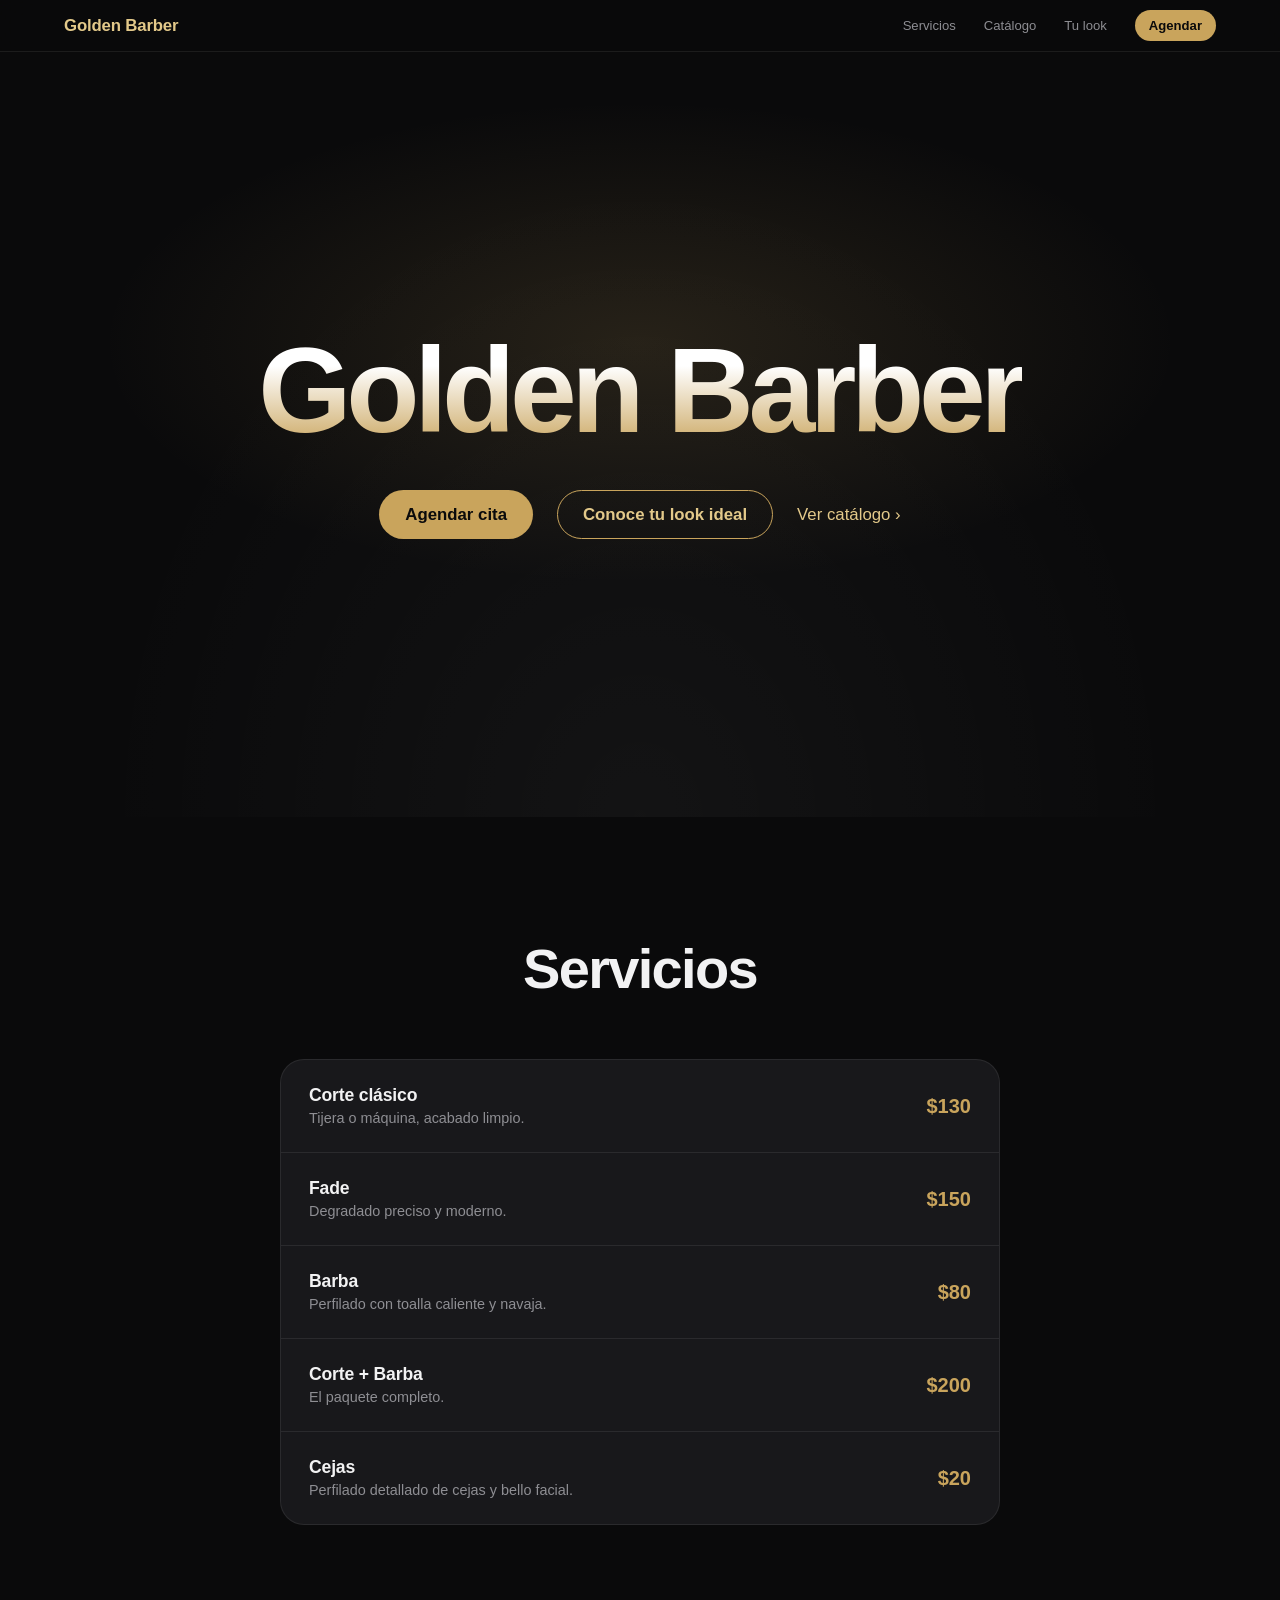
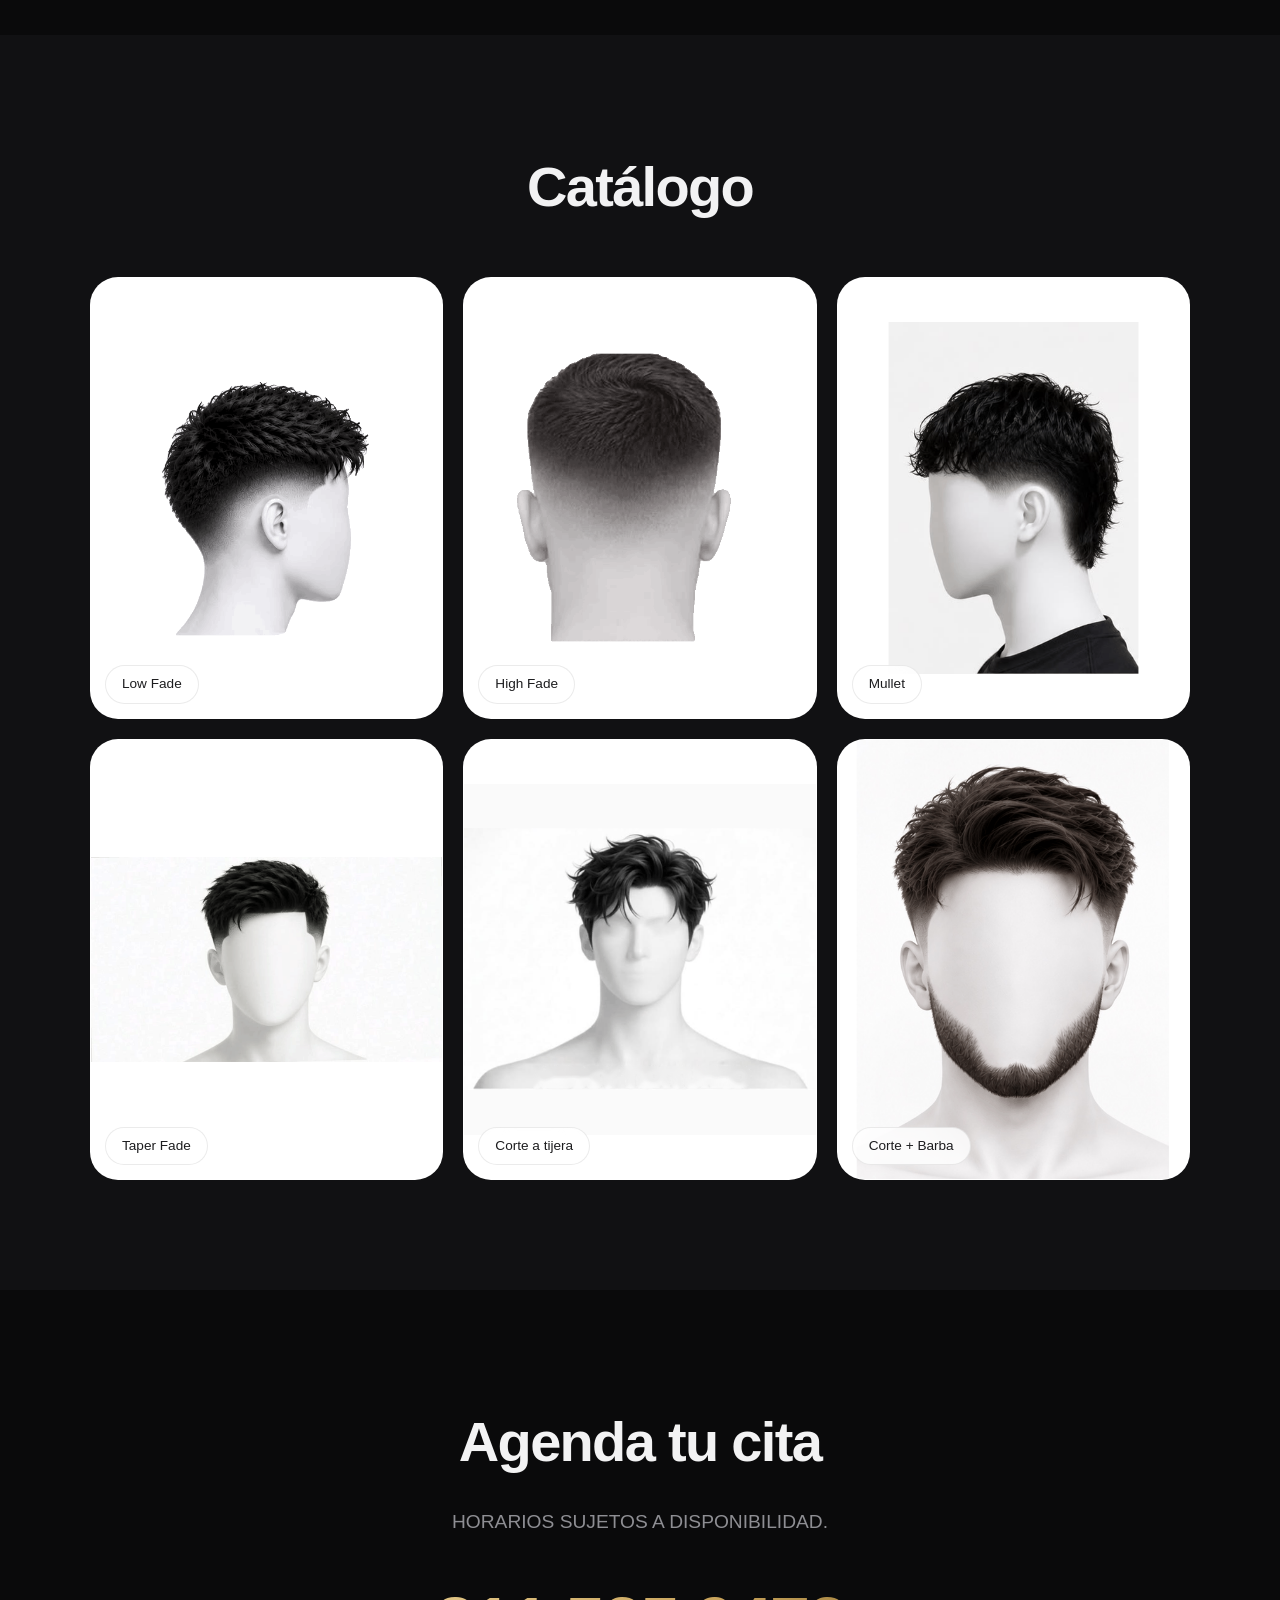
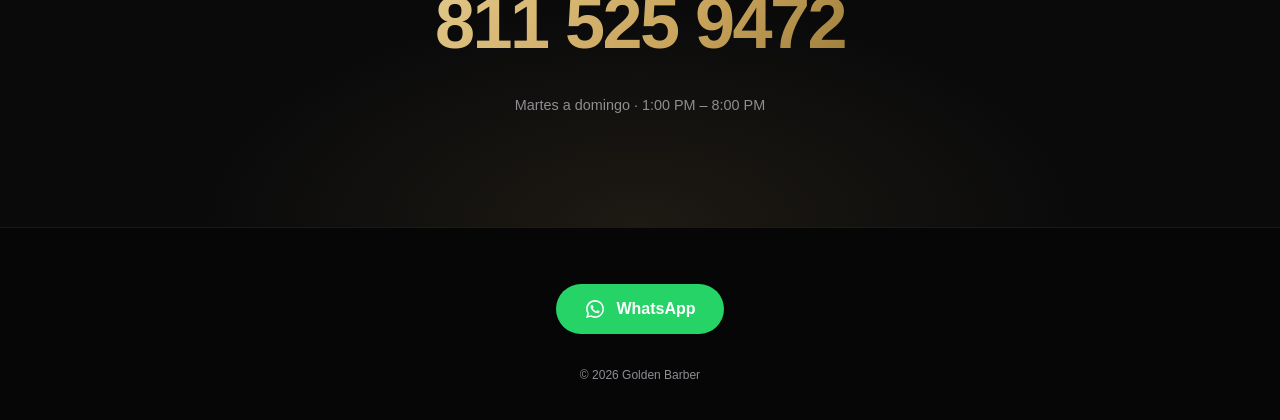
<file: clientesgolden/index.html>
<!DOCTYPE html>
<html lang="es">
<head>
  <meta charset="UTF-8">
  <meta name="viewport" content="width=device-width, initial-scale=1">
  <title>Golden Barber</title>
  <meta name="description" content="Golden Barber. Cortes, fade y barba. Agenda tu cita.">
  <link rel="stylesheet" href="style.css">
</head>
<body>

  <!-- BARRA SUPERIOR -->
  <header class="nav">
    <a href="#inicio" class="brand">Golden Barber</a>
    <nav>
      <a href="#servicios">Servicios</a>
      <a href="#catalogo">Catálogo</a>
      <a href="encuesta.html" target="_blank" rel="noopener">Tu look</a>
      <a href="#cita" class="pill-small">Agendar</a>
    </nav>
  </header>

  <!-- INICIO -->
  <section class="hero" id="inicio">
    <h1>Golden Barber</h1>
    <div class="hero-actions">
      <a href="#cita" class="btn">Agendar cita</a>
      <a href="encuesta.html" target="_blank" rel="noopener" class="btn btn-outline">Conoce tu look ideal</a>
      <a href="#catalogo" class="link">Ver catálogo <span>›</span></a>
    </div>
  </section>

  <!-- SERVICIOS -->
  <section class="section" id="servicios">
    <h2>Servicios</h2>

    <!-- Cambia los precios por los tuyos -->
    <div class="list">
      <div class="row">
        <div>
          <h3>Corte clásico</h3>
          <p>Tijera o máquina, acabado limpio.</p>
        </div>
        <span class="price">$130</span>
      </div>
      <div class="row">
        <div>
          <h3>Fade</h3>
          <p>Degradado preciso y moderno.</p>
        </div>
        <span class="price">$150</span>
      </div>
      <div class="row">
        <div>
          <h3>Barba</h3>
          <p>Perfilado con toalla caliente y navaja.</p>
        </div>
        <span class="price">$80</span>
      </div>
      <div class="row">
        <div>
          <h3>Corte + Barba</h3>
          <p>El paquete completo.</p>
        </div>
        <span class="price">$200</span>
      </div>
      <div class="row">
        <div>
          <h3>Cejas</h3>
          <p>Perfilado detallado de cejas y bello facial.</p>
        </div>
        <span class="price">$20</span>
      </div>
    </div>
  </section>

  <!-- CATÁLOGO -->
  <section class="section gray" id="catalogo">
    <h2>Catálogo</h2>

    <!--
      CÓMO SUBIR TUS GIFS:
      1) Crea una carpeta "gifs" junto a index.html
      2) Guarda ahí corte1.gif, corte2.gif, etc.
      3) Para agregar más, copia un bloque <figure> completo y cambia el archivo y el texto.
      4) Todas las tarjetas tienen fondo blanco automáticamente.
    -->
    <div class="gallery">
      <figure class="tile">
        <img src="gifs/corte1.gif" alt="Low fade" loading="lazy">
        <figcaption>Low Fade</figcaption>
      </figure>
      <figure class="tile">
        <img src="gifs/corte2.gif" alt="High fade" loading="lazy">
        <figcaption>High Fade</figcaption>
      </figure>
      <figure class="tile">
        <img src="gifs/corte3.gif" alt="Mullet" loading="lazy">
        <figcaption>Mullet</figcaption>
      </figure>
      <figure class="tile">
        <img src="gifs/corte4.gif" alt="Taper fade" loading="lazy">
        <figcaption>Taper Fade</figcaption>
      </figure>
      <figure class="tile">
        <img src="gifs/corte5.gif" alt="Corte a tijera" loading="lazy">
        <figcaption>Corte a tijera</figcaption>
      </figure>
      <figure class="tile">
        <img src="gifs/corte6.gif" alt="Corte y barba" loading="lazy">
        <figcaption>Corte + Barba</figcaption>
      </figure>
    </div>
  </section>

  <!-- AGENDAR -->
  <section class="section" id="cita">
    <h2>Agenda tu cita</h2>
    <p class="lead">HORARIOS SUJETOS A DISPONIBILIDAD.</p>
    <a href="tel:+528115259472" class="phone">811 525 9472</a>
    <p class="note">Martes a domingo · 1:00 PM – 8:00 PM</p>
  </section>

  <!-- PIE DE PÁGINA -->
  <footer class="footer">
    <a href="https://wa.me/528115259472?text=Hola%20Golden%20Barber%2C%20quiero%20agendar%20una%20cita" class="whatsapp" target="_blank" rel="noopener">
      <svg viewBox="0 0 32 32" width="22" height="22" fill="currentColor" aria-hidden="true">
        <path d="M16.04 3C8.84 3 3 8.84 3 16.03c0 2.3.6 4.55 1.75 6.53L3 29l6.62-1.72a13 13 0 0 0 6.42 1.64h.01C23.23 28.92 29 23.08 29 15.9 29 8.84 23.2 3 16.04 3zm0 23.7h-.01a10.7 10.7 0 0 1-5.45-1.49l-.39-.23-3.93 1.02 1.05-3.83-.25-.4a10.67 10.67 0 0 1-1.63-5.7c0-5.9 4.8-10.7 10.72-10.7 2.86 0 5.55 1.12 7.57 3.14a10.6 10.6 0 0 1 3.13 7.57c0 5.9-4.8 10.62-10.81 10.62zm5.87-8c-.32-.16-1.9-.94-2.2-1.05-.3-.11-.51-.16-.73.16-.21.32-.83 1.05-1.02 1.26-.19.21-.37.24-.7.08-.32-.16-1.36-.5-2.59-1.6-.96-.85-1.6-1.9-1.79-2.22-.19-.32-.02-.5.14-.66.14-.14.32-.37.48-.56.16-.19.21-.32.32-.54.11-.21.05-.4-.03-.56-.08-.16-.73-1.76-1-2.4-.26-.63-.53-.54-.73-.55h-.62c-.21 0-.56.08-.85.4-.29.32-1.12 1.1-1.12 2.68s1.15 3.1 1.31 3.32c.16.21 2.26 3.45 5.48 4.84.77.33 1.37.53 1.83.68.77.24 1.47.21 2.02.13.62-.09 1.9-.78 2.17-1.53.27-.75.27-1.4.19-1.53-.08-.13-.29-.21-.62-.37z"/>
      </svg>
      WhatsApp
    </a>
    <p class="copy">© 2026 Golden Barber</p>
  </footer>

</body>
</html>
</file>
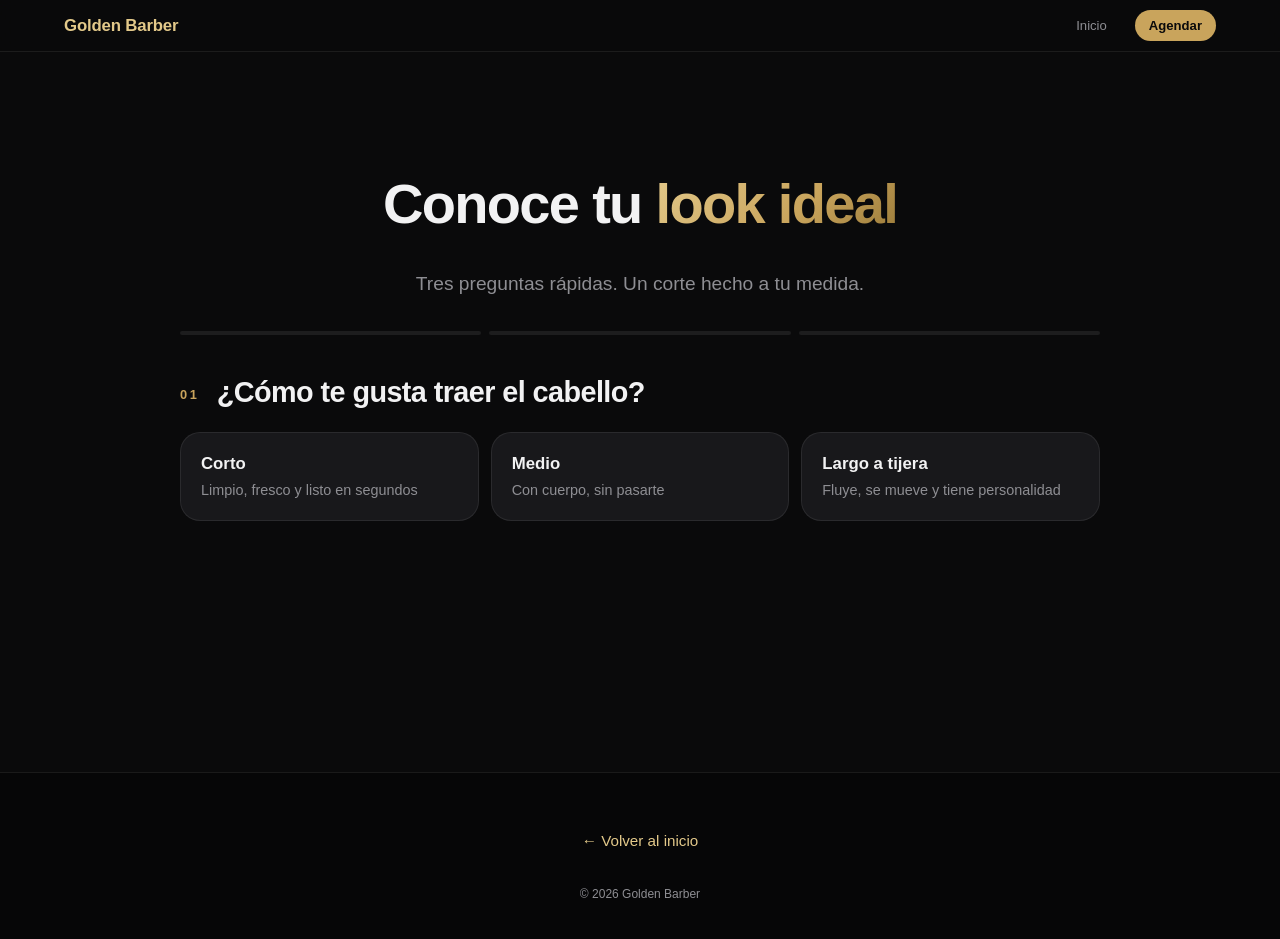
<file: clientesgolden/encuesta.html>
<!DOCTYPE html>
<html lang="es">
<head>
  <meta charset="UTF-8">
  <meta name="viewport" content="width=device-width, initial-scale=1">
  <title>Conoce tu look ideal | Golden Barber</title>
  <meta name="description" content="Responde tres preguntas y descubre el corte que va contigo.">
  <link rel="stylesheet" href="style.css">

  <style>
    /* Ajustes de la encuesta (funcionan aunque style.css esté desactualizado) */
    [hidden] { display: none !important; }

    button.btn, button.reiniciar, .otra { font-family: inherit; cursor: pointer; }
    button.btn { border: 0; }
    button.reiniciar { background: none; }

    .quiz:has([name="estilo"]:checked) .final { display: block; }

    .otra {
      align-self: flex-start;
      padding: 8px 18px;
      background: none;
      border: 1px solid var(--line);
      border-radius: 980px;
      font-size: .82rem;
      color: var(--muted);
      transition: color .2s, border-color .2s;
    }
    .otra:hover { color: var(--text); border-color: var(--accent); }

    .aviso { margin-top: 14px; font-size: .9rem; color: var(--accent-light); }

    /* Resultado: foto completa y más grande */
    .quiz { max-width: 920px; }

    .resultado.visible { display: grid; }
    .resultado { grid-template-columns: 1.2fr 1fr; }

    .resultado .foto {
      position: relative;
      display: flex;
      align-items: center;
      justify-content: center;
      height: auto;
      min-height: 280px;
      padding: 0;
      background: #0d0d0f;
    }

    .resultado .foto img {
      position: static;
      display: block;
      width: 100%;
      height: auto;
      max-height: 85vh;
      min-height: 0;
      object-fit: contain;
    }

    .resultado .foto span { padding: 20px; }

    @media (max-width: 700px) {
      .resultado { grid-template-columns: 1fr; }
      .resultado .foto { min-height: 0; }
    }
  </style>
</head>
<body>

  <!-- BARRA SUPERIOR -->
  <header class="nav">
    <a href="index.html" class="brand">Golden Barber</a>
    <nav>
      <a href="index.html">Inicio</a>
      <a href="index.html#cita" class="pill-small">Agendar</a>
    </nav>
  </header>

  <!-- ENCUESTA -->
  <section class="section encuesta">
    <h2>Conoce tu <span class="dorado">look ideal</span></h2>
    <p class="lead">Tres preguntas rápidas. Un corte hecho a tu medida.</p>

    <div class="quiz">
      <div class="progreso" aria-hidden="true"><i></i><i></i><i></i></div>

      <!-- PASO 1 -->
      <fieldset class="paso p1">
        <legend><small>01</small> ¿Cómo te gusta traer el cabello?</legend>
        <div class="opciones">
          <label class="op"><input type="radio" name="largo" value="corto"><span><b>Corto</b>Limpio, fresco y listo en segundos</span></label>
          <label class="op"><input type="radio" name="largo" value="medio"><span><b>Medio</b>Con cuerpo, sin pasarte</span></label>
          <label class="op"><input type="radio" name="largo" value="largo"><span><b>Largo a tijera</b>Fluye, se mueve y tiene personalidad</span></label>
        </div>
      </fieldset>

      <!-- PASO 2 -->
      <fieldset class="paso p2">
        <legend><small>02</small> ¿Cómo es tu cabello por naturaleza?</legend>
        <div class="opciones">
          <label class="op"><input type="radio" name="textura" value="liso"><span><b>Liso</b>Cae recto y obediente</span></label>
          <label class="op"><input type="radio" name="textura" value="ondulado"><span><b>Ondulado</b>Ondas con carácter</span></label>
          <label class="op"><input type="radio" name="textura" value="chino"><span><b>Chino</b>Rizos con volumen</span></label>
        </div>
      </fieldset>

      <!-- PASO 3 -->
      <fieldset class="paso p3">
        <legend><small>03</small> ¿Cómo lo llevas en tu día a día?</legend>
        <div class="opciones">
          <label class="op"><input type="radio" name="estilo" value="peinado"><span><b>Peinado</b>Arreglado y con intención</span></label>
          <label class="op"><input type="radio" name="estilo" value="despeinado"><span><b>Despeinado</b>Natural, sin complicaciones</span></label>
        </div>
      </fieldset>

      <!-- BOTÓN FINAL (aparece al responder las 3 preguntas) -->
      <div class="final">
        <button type="button" class="btn" id="btn-ver">Ver mi look ideal</button>
        <p class="aviso" id="aviso" role="alert" hidden>Responde las tres preguntas para ver tu look ideal.</p>
      </div>

      <!-- RESULTADO: lo llena el script de abajo -->
      <article class="resultado" id="resultado" aria-live="polite">
        <div class="foto">
          <img id="res-img" alt="" hidden>
          <span id="res-msg" hidden></span>
        </div>
        <div class="info">
          <p class="etiqueta">Este es tu look ideal</p>
          <h3 id="res-nombre">Tu corte ideal</h3>
          <p id="res-desc"></p>
          <p>Es el corte que va contigo. Agendemos tu cita y te lo hacemos.</p>
          <a class="btn" id="res-wa" href="https://wa.me/528115259472" target="_blank" rel="noopener">Agendar este corte</a>
          <button type="button" class="otra" id="btn-otra" hidden>↻ Ver otra foto de este look</button>
        </div>
      </article>

      <button type="button" class="reiniciar" id="btn-reiniciar">↺ Volver a empezar</button>
    </div>
  </section>

  <!-- PIE DE PÁGINA -->
  <footer class="footer">
    <a href="index.html" class="volver">← Volver al inicio</a>
    <p class="copy">© 2026 Golden Barber</p>
  </footer>

  <script>
  (function () {
    "use strict";

    /* ============================================================
       AJUSTES
       ============================================================ */
    const DEPURAR = false;  // true = muestra mensajes técnicos si una foto no carga
    const WHATSAPP = "528115259472";

    // Carpeta de tus fotos. Debe estar junto a encuesta.html.
    const CARPETAS = ["tu corte ideal es/"];

    // Extensiones que se prueban, ya que no sabemos cuál tiene cada foto.
    const EXTENSIONES = [".jpg", ".jpeg", ".png", ".webp", ".gif", ".JPG", ".JPEG", ".PNG"];

    /* ============================================================
       LISTA DE LOOKS (aquí cambias las recomendaciones)
       Clave = largo-textura-estilo
       fotos: nombres de archivo SIN la extensión
       prestada: true = esa combinación no tiene foto propia y usa
                 la más cercana. Quita la marca cuando tengas la foto.
       nombre y descripcion son opcionales: si faltan, se arman con las respuestas.
       ============================================================ */
    const LOOKS = {
      /* ---------- CORTO ---------- */
      "corto-liso-peinado": {
        fotos: ["corto liso peinado", "corto liso peinado 17"]
      },
      "corto-liso-despeinado": {
        fotos: ["corto liso despeinado", "corto liso despeinado 10", "corto liso despeinado 18", "corto liso despeinado2"]
      },
      "corto-ondulado-peinado": {
        fotos: ["corto ondulado peinado"]
      },
      "corto-ondulado-despeinado": {      // PRESTADA: mismo largo y textura, otro estilo
        prestada: true,
        fotos: ["corto ondulado peinado"]
      },
      "corto-chino-peinado": {            // PRESTADA: no hay corto chino; se usa el medio chino
        prestada: true,
        fotos: ["medio chino peinado"]
      },
      "corto-chino-despeinado": {         // PRESTADA: no hay corto chino; se usa el medio chino
        prestada: true,
        fotos: ["medio chino peinado"]
      },

      /* ---------- MEDIO ---------- */
      "medio-liso-peinado": {
        fotos: ["medio liso peinado", "medio liso peinado 13", "medio liso peinado 17"]
      },
      "medio-liso-despeinado": {
        fotos: ["medio liso despeinado", "medio liso despeinado 11", "medio liso despeinado 19"]
      },
      "medio-ondulado-peinado": {
        fotos: ["medio ondulado peinado"]
      },
      "medio-ondulado-despeinado": {
        fotos: ["medio ondulado despeinado", "medio ondulado despeinado 3", "medio ondulado despeinado 12", "medio ondulado despeinado 15", "medio ondulado despeinado 16"]
      },
      "medio-chino-peinado": {
        fotos: ["medio chino peinado"]
      },
      "medio-chino-despeinado": {         // PRESTADA: mismo largo y textura, otro estilo
        prestada: true,
        fotos: ["medio chino peinado"]
      },

      /* ---------- LARGO A TIJERA ---------- */
      "largo-liso-peinado": {
        fotos: ["a tijera liso peinado"]
      },
      "largo-liso-despeinado": {
        fotos: ["a tijera liso despeinado"]
      },
      "largo-ondulado-peinado": {
        fotos: ["a tijera ondulado peinado", "largo ondulado peinado 18"]
      },
      "largo-ondulado-despeinado": {
        fotos: ["largo a tijera ondulado despeinado"]
      },
      "largo-chino-peinado": {
        fotos: ["a tijera chino peinado"]
      },
      "largo-chino-despeinado": {
        fotos: ["a tijera chino despeinado"]
      }
    };

    const TEXTO = {
      corto: "corto", medio: "medio", largo: "largo a tijera",
      liso: "liso", ondulado: "ondulado", chino: "chino",
      peinado: "peinado", despeinado: "despeinado"
    };

    /* ============================================================
       ELEMENTOS DE LA PÁGINA
       ============================================================ */
    const $ = function (id) { return document.getElementById(id); };
    const quiz = document.querySelector(".quiz");
    const btnVer = $("btn-ver");
    const btnOtra = $("btn-otra");
    const btnReiniciar = $("btn-reiniciar");
    const aviso = $("aviso");
    const resultado = $("resultado");
    const resImg = $("res-img");
    const resMsg = $("res-msg");
    const resNombre = $("res-nombre");
    const resDesc = $("res-desc");
    const resWa = $("res-wa");

    let fotosActuales = [];
    let indice = 0;
    let peticion = 0;   // evita mezclar fotos si se pulsa muy rápido

    /* ============================================================
       FUNCIONES
       ============================================================ */
    function respuesta(nombre) {
      const marcada = document.querySelector('input[name="' + nombre + '"]:checked');
      return marcada ? marcada.value : null;
    }

    function mostrarTarjeta() {
      resultado.classList.add("visible");
      resultado.style.display = "grid";
    }

    function ocultarTarjeta() {
      resultado.classList.remove("visible");
      resultado.style.display = "none";
    }

    // Prueba el nombre tal cual, en minúsculas y con la primera letra en mayúscula
    function variantes(base) {
      const lista = [
        base,
        base.toLowerCase(),
        base.charAt(0).toUpperCase() + base.slice(1).toLowerCase()
      ];
      return lista.filter(function (v, i) { return lista.indexOf(v) === i; });
    }

    // Prueba cada carpeta, variante de nombre y extensión hasta encontrar la foto
    function cargarFoto(base, alCargar, alFallar) {
      const intentos = [];
      CARPETAS.forEach(function (carpeta) {
        variantes(base).forEach(function (nombre) {
          EXTENSIONES.forEach(function (ext) {
            intentos.push(encodeURI(carpeta + nombre + ext));
          });
        });
      });
      let i = 0;
      function probar() {
        if (i >= intentos.length) { alFallar(); return; }
        const ruta = intentos[i++];
        const prueba = new Image();
        prueba.onload = function () { alCargar(ruta); };
        prueba.onerror = probar;
        prueba.src = ruta;
      }
      probar();
    }

    function mostrarMensaje(texto) {
      resImg.hidden = true;
      resMsg.textContent = texto;
      resMsg.hidden = false;
    }

    function mostrarFoto(nombreCorte) {
      const base = fotosActuales[indice];
      const miPeticion = ++peticion;
      cargarFoto(
        base,
        function (ruta) {
          if (miPeticion !== peticion) return;
          resImg.src = ruta;
          resImg.alt = nombreCorte;
          resImg.hidden = false;
          resMsg.hidden = true;
        },
        function () {
          if (miPeticion !== peticion) return;
          if (DEPURAR) {
            mostrarMensaje("No se encontró la foto «" + base + "» en la carpeta «" + CARPETAS[0] +
              "». Revisa que la carpeta esté junto a encuesta.html y que el nombre coincida.");
          } else {
            mostrarMensaje("No pudimos cargar la foto de este look. Escríbenos y te mostramos opciones.");
          }
        }
      );
    }

    function verResultado() {
      const largo = respuesta("largo");
      const textura = respuesta("textura");
      const estilo = respuesta("estilo");

      if (!largo || !textura || !estilo) {
        aviso.hidden = false;
        return;
      }
      aviso.hidden = true;

      const clave = largo + "-" + textura + "-" + estilo;
      const look = LOOKS[clave] || { fotos: [] };

      const nombre = look.nombre ||
        "Look " + TEXTO[largo] + " · " + TEXTO[textura] + " · " + TEXTO[estilo];
      const descripcion = look.descripcion ||
        "Una recomendación pensada para tu cabello " + TEXTO[largo] + ", " +
        TEXTO[textura] + " y " + TEXTO[estilo] + ".";

      resNombre.textContent = nombre;
      resDesc.textContent = descripcion;

      const mensaje = "Hola Golden Barber, hice la encuesta y mi look ideal es: " +
        nombre + ". Quiero agendar una cita.";
      resWa.href = "https://wa.me/" + WHATSAPP + "?text=" + encodeURIComponent(mensaje);

      fotosActuales = look.fotos;
      if (fotosActuales.length === 0) {
        mostrarMensaje("Todavía estamos preparando la foto de este look. Agenda tu cita y lo diseñamos juntos.");
        btnOtra.hidden = true;
      } else {
        indice = Math.floor(Math.random() * fotosActuales.length);
        mostrarFoto(nombre);
        btnOtra.hidden = fotosActuales.length < 2;
      }

      mostrarTarjeta();
      resultado.scrollIntoView({ behavior: "smooth", block: "start" });
    }

    function otraFoto() {
      if (fotosActuales.length < 2) return;
      indice = (indice + 1) % fotosActuales.length;
      mostrarFoto(resNombre.textContent);
    }

    function reiniciar() {
      quiz.querySelectorAll('input[type="radio"]').forEach(function (r) { r.checked = false; });
      ocultarTarjeta();
      aviso.hidden = true;
      peticion++;
      window.scrollTo({ top: 0, behavior: "smooth" });
    }

    /* ============================================================
       EVENTOS
       ============================================================ */
    btnVer.addEventListener("click", verResultado);
    btnOtra.addEventListener("click", otraFoto);
    btnReiniciar.addEventListener("click", reiniciar);

    // Si cambia una respuesta, el resultado anterior se oculta
    quiz.addEventListener("change", function () {
      ocultarTarjeta();
      aviso.hidden = true;
    });
  })();
  </script>
</body>
</html>
</file>
<file: clientesgolden/style.css>
/* ========== VARIABLES ========== */
:root {
  --bg: #0a0a0b;
  --bg-alt: #111113;
  --card: #18181b;
  --footer: #060607;
  --text: #f2f2f3;
  --muted: #8e8e93;
  --line: rgba(255, 255, 255, .08);
  --accent: #c9a45c;
  --accent-light: #e3c98a;
  --accent-dark: #9c7c3a;
  --nav-bg: rgba(10, 10, 11, .72);
}

/* ========== BASE ========== */
* { margin: 0; padding: 0; box-sizing: border-box; }

html {
  scroll-behavior: smooth;
  scroll-padding-top: 70px;
  background: var(--bg);
  color-scheme: dark;
}

body {
  font-family: -apple-system, BlinkMacSystemFont, "SF Pro Display", "SF Pro Text", "Helvetica Neue", "Segoe UI", Arial, sans-serif;
  background: var(--bg);
  color: var(--text);
  line-height: 1.5;
  -webkit-font-smoothing: antialiased;
  overflow-x: hidden;
}

a { color: inherit; text-decoration: none; }

a:focus-visible {
  outline: 2px solid var(--accent);
  outline-offset: 4px;
  border-radius: 8px;
}

@keyframes fade {
  from { opacity: 0; transform: translateY(16px); }
  to { opacity: 1; transform: none; }
}

.dorado {
  background: linear-gradient(135deg, var(--accent-light), var(--accent) 60%, var(--accent-dark));
  -webkit-background-clip: text;
  background-clip: text;
  -webkit-text-fill-color: transparent;
  color: transparent;
}

/* ========== NAV ========== */
.nav {
  position: sticky;
  top: 0;
  z-index: 50;
  display: flex;
  justify-content: space-between;
  align-items: center;
  height: 52px;
  padding: 0 max(5%, 20px);
  background: var(--nav-bg);
  -webkit-backdrop-filter: saturate(180%) blur(20px);
  backdrop-filter: saturate(180%) blur(20px);
  border-bottom: 1px solid var(--line);
}

.brand {
  font-weight: 600;
  font-size: 1.05rem;
  letter-spacing: -.01em;
  color: var(--accent-light);
}

.nav nav { display: flex; align-items: center; gap: 28px; }
.nav nav a { font-size: .82rem; color: var(--muted); transition: color .2s; }
.nav nav a:hover { color: var(--text); }

.nav nav .pill-small {
  background: var(--accent);
  color: #0a0a0b;
  padding: 6px 14px;
  border-radius: 980px;
  font-weight: 600;
}
.nav nav .pill-small:hover { background: var(--accent-light); color: #0a0a0b; }

/* ========== HERO ========== */
.hero {
  min-height: 85vh;
  display: flex;
  flex-direction: column;
  align-items: center;
  justify-content: center;
  text-align: center;
  padding: 80px 20px;
  background:
    radial-gradient(ellipse 60% 45% at 50% 38%, rgba(201, 164, 92, .14), transparent 70%),
    radial-gradient(ellipse at 50% 100%, rgba(255, 255, 255, .04), transparent 60%),
    var(--bg);
  animation: fade 1s ease both;
}

.hero h1 {
  font-size: clamp(3rem, 11vw, 7.5rem);
  font-weight: 700;
  letter-spacing: -.045em;
  line-height: 1;
  background: linear-gradient(180deg, #ffffff 30%, var(--accent) 100%);
  -webkit-background-clip: text;
  background-clip: text;
  -webkit-text-fill-color: transparent;
  color: transparent;
}

.hero-actions {
  margin-top: 40px;
  display: flex;
  align-items: center;
  justify-content: center;
  flex-wrap: wrap;
  gap: 16px 24px;
}

.btn {
  display: inline-block;
  background: var(--accent);
  color: #0a0a0b;
  font-weight: 600;
  font-size: 1.05rem;
  padding: 12px 26px;
  border-radius: 980px;
  transition: background .2s, transform .2s, box-shadow .2s;
}
.btn:hover {
  background: var(--accent-light);
  transform: scale(1.03);
  box-shadow: 0 8px 30px rgba(201, 164, 92, .28);
}

.btn-outline {
  background: transparent;
  color: var(--accent-light);
  border: 1px solid var(--accent);
  padding: 11px 25px;
}
.btn-outline:hover {
  background: rgba(201, 164, 92, .12);
  color: var(--accent-light);
  box-shadow: none;
}

.link { color: var(--accent-light); font-size: 1.05rem; }
.link span { display: inline-block; transition: transform .2s; }
.link:hover span { transform: translateX(4px); }

/* ========== SECCIONES ========== */
.section {
  padding: 110px max(6%, 20px);
  text-align: center;
}
.section.gray { background: var(--bg-alt); }

.section h2 {
  font-size: clamp(2rem, 5vw, 3.5rem);
  font-weight: 700;
  letter-spacing: -.03em;
  margin-bottom: 48px;
}

.lead { color: var(--muted); font-size: 1.2rem; margin: -24px 0 32px; }

/* ========== SERVICIOS ========== */
.list {
  max-width: 720px;
  margin: 0 auto;
  background: var(--card);
  border: 1px solid var(--line);
  border-radius: 24px;
  overflow: hidden;
  text-align: left;
}

.row {
  display: flex;
  justify-content: space-between;
  align-items: center;
  gap: 20px;
  padding: 22px 28px;
  transition: background .2s;
}
.row + .row { border-top: 1px solid var(--line); }
.row:hover { background: rgba(255, 255, 255, .04); }

.row h3 { font-size: 1.1rem; font-weight: 600; letter-spacing: -.01em; }
.row p { font-size: .9rem; color: var(--muted); }
.price { font-size: 1.25rem; font-weight: 600; color: var(--accent); white-space: nowrap; }

/* ========== CATÁLOGO / GIFS (todas las tarjetas con fondo blanco) ========== */
.gallery {
  max-width: 1100px;
  margin: 0 auto;
  display: grid;
  grid-template-columns: repeat(auto-fill, minmax(280px, 1fr));
  gap: 20px;
}

.tile {
  position: relative;
  aspect-ratio: 4 / 5;
  border-radius: 28px;
  overflow: hidden;
  background: #ffffff;
  border: 1px solid rgba(255, 255, 255, .9);
  transition: transform .4s cubic-bezier(.2, .8, .2, 1), box-shadow .4s, border-color .4s;
}
.tile:hover {
  transform: scale(1.02);
  border-color: rgba(201, 164, 92, .7);
  box-shadow: 0 24px 60px rgba(201, 164, 92, .18);
}

.tile img {
  position: absolute;
  inset: 0;
  width: 100%;
  height: 100%;
  object-fit: contain; /* muestra el gif completo sobre el blanco; cambia a "cover" para que llene toda la tarjeta */
  font-size: .8rem;
  color: #6e6e73;
}

.tile figcaption {
  position: absolute;
  left: 14px;
  bottom: 14px;
  padding: 8px 16px;
  font-size: .85rem;
  font-weight: 500;
  color: #1d1d1f;
  background: rgba(255, 255, 255, .8);
  border: 1px solid rgba(0, 0, 0, .08);
  -webkit-backdrop-filter: blur(16px);
  backdrop-filter: blur(16px);
  border-radius: 980px;
}

/* ========== CITA ========== */
#cita {
  background:
    radial-gradient(ellipse 50% 60% at 50% 100%, rgba(201, 164, 92, .1), transparent 70%),
    var(--bg);
}

.phone {
  display: inline-block;
  font-size: clamp(2.2rem, 8vw, 4.5rem);
  font-weight: 700;
  letter-spacing: -.035em;
  background: linear-gradient(135deg, var(--accent-light), var(--accent) 60%, var(--accent-dark));
  -webkit-background-clip: text;
  background-clip: text;
  -webkit-text-fill-color: transparent;
  color: transparent;
  transition: opacity .2s, transform .3s;
}
.phone:hover { opacity: .85; transform: scale(1.03); }

.note { margin-top: 18px; font-size: .9rem; color: var(--muted); }

/* ========== PIE DE PÁGINA ========== */
.footer {
  background: var(--footer);
  text-align: center;
  padding: 56px 20px 36px;
  border-top: 1px solid var(--line);
}

.whatsapp {
  display: inline-flex;
  align-items: center;
  gap: 10px;
  background: #25d366;
  color: #fff;
  font-weight: 600;
  font-size: 1rem;
  padding: 13px 28px;
  border-radius: 980px;
  transition: transform .2s, background .2s;
}
.whatsapp:hover { background: #20bd5a; transform: scale(1.04); }

.volver { color: var(--accent-light); font-size: .95rem; }
.volver:hover { text-decoration: underline; }

.copy { margin-top: 32px; font-size: .75rem; color: var(--muted); }

/* ========== ENCUESTA (MAQUETA) ========== */
.encuesta { min-height: 80vh; }

.quiz { max-width: 760px; margin: 0 auto; text-align: left; }

/* Barra de progreso (4 tramos) */
.progreso { display: flex; gap: 8px; margin-bottom: 36px; }
.progreso i {
  flex: 1;
  height: 4px;
  border-radius: 4px;
  background: var(--line);
  transition: background .4s;
}
.quiz:has([name="largo"]:checked) .progreso i:nth-child(1),
.quiz:has([name="textura"]:checked) .progreso i:nth-child(2),
.quiz:has([name="estilo"]:checked) .progreso i:nth-child(3),
.quiz:has([name="barba"]:checked) .progreso i:nth-child(4) { background: var(--accent); }

/* Pasos: cada pregunta aparece al contestar la anterior */
.paso { border: 0; margin-bottom: 36px; animation: fade .6s ease both; }
.quiz .p2, .quiz .p3, .quiz .p4 { display: none; }
.quiz:has([name="largo"]:checked) .p2 { display: block; }
.quiz:has([name="textura"]:checked) .p3 { display: block; }
.quiz:has([name="estilo"]:checked) .p4 { display: block; }

.paso legend {
  padding: 0;
  margin-bottom: 18px;
  font-size: clamp(1.3rem, 3.5vw, 1.8rem);
  font-weight: 700;
  letter-spacing: -.02em;
}
.paso legend small {
  margin-right: 10px;
  font-size: .8rem;
  letter-spacing: .2em;
  color: var(--accent);
  vertical-align: middle;
}

/* Opciones */
.opciones {
  display: grid;
  grid-template-columns: repeat(auto-fit, minmax(190px, 1fr));
  gap: 12px;
}
.op { position: relative; cursor: pointer; }
.op input { position: absolute; inset: 0; opacity: 0; cursor: pointer; }

.op span {
  display: block;
  height: 100%;
  padding: 18px 20px;
  background: var(--card);
  border: 1px solid var(--line);
  border-radius: 20px;
  font-size: .9rem;
  color: var(--muted);
  transition: transform .25s, border-color .25s, background .25s, box-shadow .25s;
}
.op span b { display: block; margin-bottom: 4px; font-size: 1.05rem; color: var(--text); }
.op:hover span { transform: translateY(-3px); border-color: rgba(201, 164, 92, .5); }
.op input:checked + span {
  border-color: var(--accent);
  background: rgba(201, 164, 92, .1);
  box-shadow: 0 0 0 1px var(--accent) inset;
}
.op input:focus-visible + span { outline: 2px solid var(--accent); outline-offset: 3px; }

/* Botón final: aparece al responder la pregunta 4 */
.final { display: none; text-align: center; margin-top: 8px; animation: fade .6s ease both; }
.quiz:has([name="barba"]:checked) .final { display: block; }

/* Resultado (maqueta): se muestra al pulsar "Ver mi look ideal" */
.resultado {
  display: none;
  grid-template-columns: 1fr 1.1fr;
  margin-top: 40px;
  background: var(--card);
  border: 1px solid rgba(201, 164, 92, .4);
  border-radius: 28px;
  overflow: hidden;
  box-shadow: 0 24px 60px rgba(201, 164, 92, .12);
  animation: fade .7s ease both;
}
.resultado:target { display: grid; }

.resultado .foto {
  display: grid;
  place-items: center;
  min-height: 300px;
  padding: 20px;
  text-align: center;
  font-size: .9rem;
  color: var(--muted);
  background: linear-gradient(135deg, #202024, #121214);
}
.resultado img { width: 100%; height: 100%; min-height: 300px; object-fit: cover; }

.resultado .info {
  display: flex;
  flex-direction: column;
  justify-content: center;
  gap: 12px;
  padding: 32px;
}
.resultado .info p { color: var(--muted); }
.resultado .info .etiqueta {
  font-size: .75rem;
  font-weight: 600;
  letter-spacing: .2em;
  text-transform: uppercase;
  color: var(--accent);
}
.resultado h3 {
  font-size: clamp(1.8rem, 5vw, 2.6rem);
  font-weight: 700;
  letter-spacing: -.03em;
  line-height: 1.05;
}
.resultado .btn { align-self: flex-start; margin-top: 8px; }

/* Volver a empezar */
.reiniciar {
  display: none;
  width: max-content;
  margin: 28px auto 0;
  padding: 10px 22px;
  border: 1px solid var(--line);
  border-radius: 980px;
  font-size: .85rem;
  color: var(--muted);
  transition: color .2s, border-color .2s;
}
.quiz:has(input:checked) .reiniciar { display: block; }
.reiniciar:hover { color: var(--text); border-color: var(--accent); }

/* ========== RESPONSIVE ========== */
@media (max-width: 700px) {
  .resultado { grid-template-columns: 1fr; }
  .resultado .foto, .resultado img { height: 240px; min-height: 0; }
  .resultado .info { padding: 24px; }
}

@media (max-width: 600px) {
  .nav nav a:not(.pill-small) { display: none; }
  .section { padding: 80px 20px; }
  .row { padding: 18px 20px; }
  .tile { border-radius: 22px; }
}

@media (prefers-reduced-motion: reduce) {
  * { animation: none !important; transition: none !important; scroll-behavior: auto !important; }
}/* ========== ENCUESTA CON JAVASCRIPT ========== */
[hidden] { display: none !important; }

button.btn, button.reiniciar, .otra { font-family: inherit; cursor: pointer; }
button.btn { border: 0; }
button.reiniciar { background: none; }

.resultado.visible { display: grid; }

.resultado .foto { position: relative; padding: 0; }
.resultado .foto img {
  position: absolute;
  inset: 0;
  width: 100%;
  height: 100%;
  min-height: 0;
  object-fit: cover;
}
.resultado .foto span { padding: 20px; }

.otra {
  align-self: flex-start;
  padding: 8px 18px;
  background: none;
  border: 1px solid var(--line);
  border-radius: 980px;
  font-size: .82rem;
  color: var(--muted);
  transition: color .2s, border-color .2s;
}
.otra:hover { color: var(--text); border-color: var(--accent); }

.aviso { margin-top: 14px; font-size: .9rem; color: var(--accent-light); } /* Mostrar el botón final al responder la pregunta 3 */
.quiz:has([name="estilo"]:checked) .final { display: block; } /* ========== ENCUESTA CON JAVASCRIPT ========== */
[hidden] { display: none !important; }

button.btn, button.reiniciar, .otra { font-family: inherit; cursor: pointer; }
button.btn { border: 0; }
button.reiniciar { background: none; }

.resultado.visible { display: grid; }

.resultado .foto { position: relative; padding: 0; }
.resultado .foto img {
  position: absolute;
  inset: 0;
  width: 100%;
  height: 100%;
  min-height: 0;
  object-fit: cover;
}
.resultado .foto span { padding: 20px; }

.otra {
  align-self: flex-start;
  padding: 8px 18px;
  background: none;
  border: 1px solid var(--line);
  border-radius: 980px;
  font-size: .82rem;
  color: var(--muted);
  transition: color .2s, border-color .2s;
}
.otra:hover { color: var(--text); border-color: var(--accent); }

.aviso { margin-top: 14px; font-size: .9rem; color: var(--accent-light); }

/* Mostrar el botón final al responder la pregunta 3 */
.quiz:has([name="estilo"]:checked) .final { display: block; }
</file>
